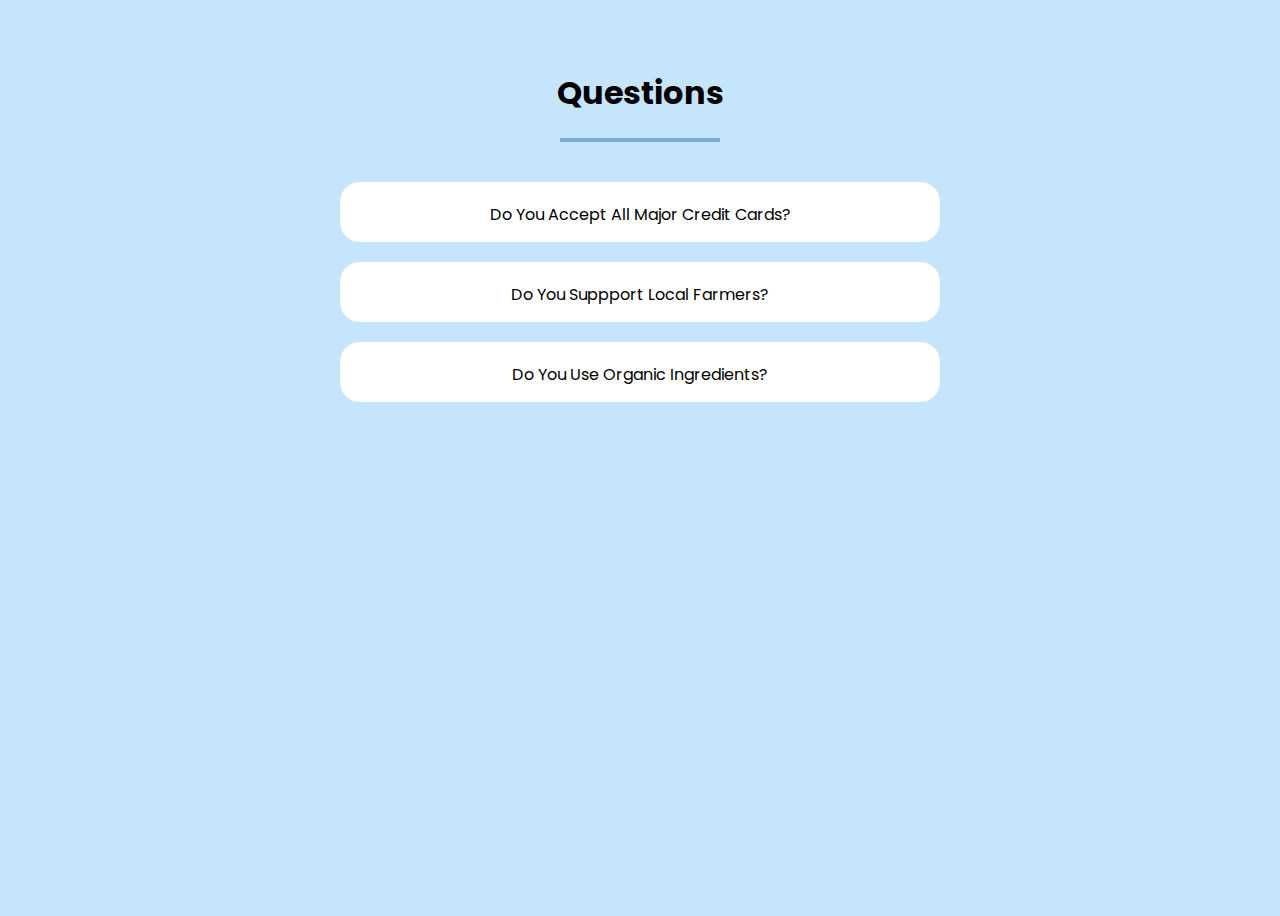
<file: FAQ/index.html>
<!DOCTYPE html>
<html lang="en">
<head>
    <meta charset="UTF-8">
    <meta http-equiv="X-UA-Compatible" content="IE=edge">
    <meta name="viewport" content="width=device-width, initial-scale=1.0">
    <title>FAQ</title>
    <link href="style.css" rel="stylesheet">
    <link rel="stylesheet" href="https://cdnjs.cloudflare.com/ajax/libs/font-awesome/6.4.0/css/all.min.css" integrity="sha512-iecdLmaskl7CVkqkXNQ/ZH/XLlvWZOJyj7Yy7tcenmpD1ypASozpmT/E0iPtmFIB46ZmdtAc9eNBvH0H/ZpiBw==" crossorigin="anonymous" referrerpolicy="no-referrer" />
</head>
<body>
    <main>
        <div class="container">
            <div class="title">
                <h1 class="question--title">Questions</h1>
                <div class="line"></div>
            </div>
            <div class="questions">
                <div class="question">
                    <div class="question--title">Do You Accept All Major Credit Cards?
                    </div>
                    <div class="question--btn">
                        <button class="open btn--open">
                            <i class="fa-sharp fa-solid fa-chevron-down "></i>
                        </button>
                    </div>
                    <div class="question--text">
                        <p class="answer">Lorem ipsum dolor sit amet consectetur adipisicing elit. Voluptates distinctio, qui praesentium fugit tempore rerum beatae repellat? Beatae, quas minima?</p>
                    </div>
                </div>
                <div class="question">
                    <div class="question--title">Do You Suppport Local Farmers?
                    </div>
                    <div class="question--btn">
                        <button class="open btn--open">
                            <i class="fa-sharp fa-solid fa-chevron-down "></i>
                        </button>
                    </div>
                    <div class="question--text">
                        <p class="answer">Lorem ipsum dolor sit amet consectetur adipisicing elit. Voluptates distinctio, qui praesentium fugit tempore rerum beatae repellat? Beatae, quas minima?</p>
                    </div>
                </div>
                <div class="question">
                    <div class="question--title">Do You Use Organic Ingredients?
                    </div>
                    <div class="question--btn">
                        <button class="open btn--open">
                            <i class="fa-sharp fa-solid fa-chevron-down "></i>
                        </button>
                    </div>
                    <div class="question--text">
                        <p class="answer">Lorem ipsum dolor sit amet consectetur adipisicing elit. Voluptates distinctio, qui praesentium fugit tempore rerum beatae repellat? Beatae, quas minima?</p>
                    </div>
                </div>
            </div>
        </div>
    </main>
    <script src="main.js" defer></script>
</body>
</html>
</file>
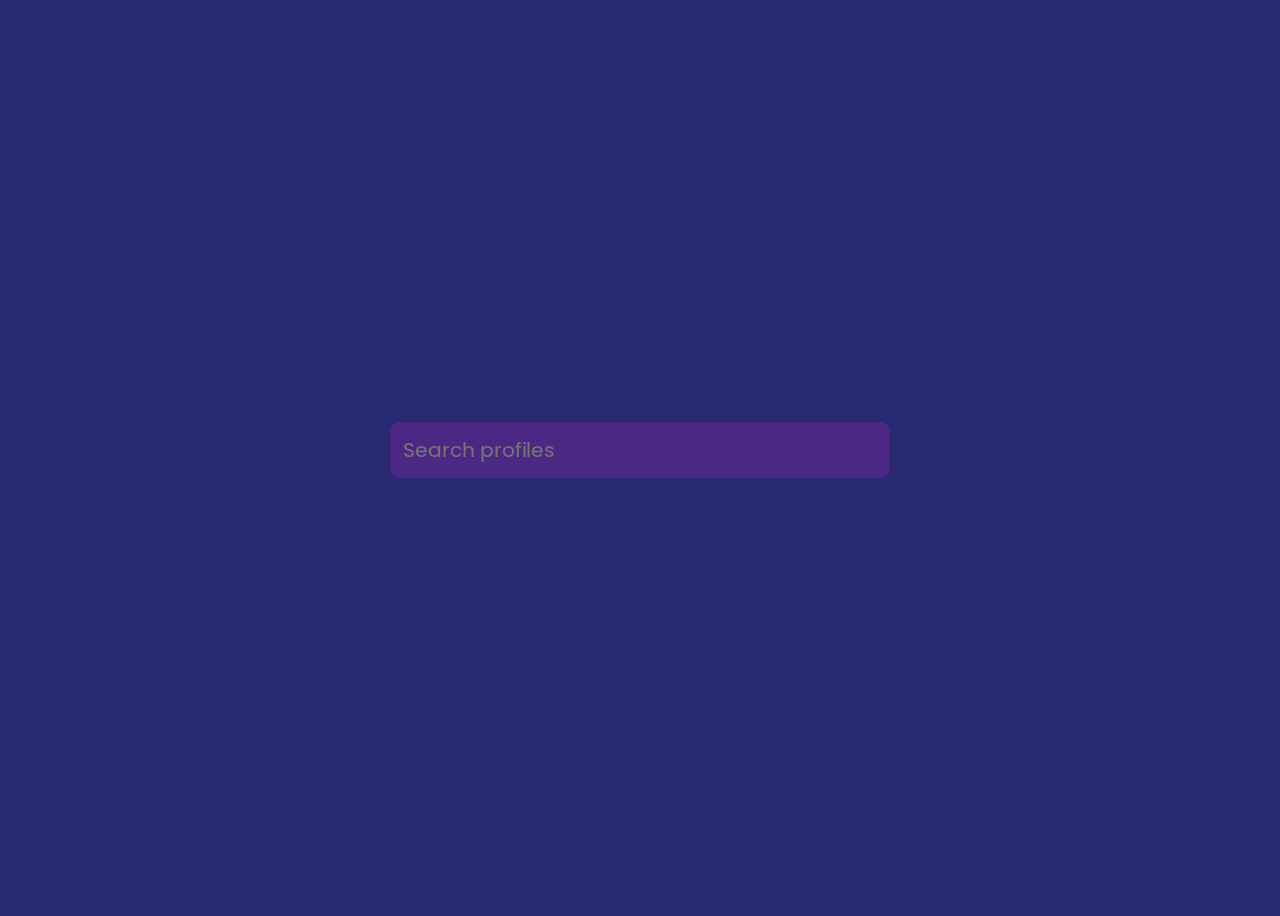
<file: Github Profiles/index.html>
<!DOCTYPE html>
<html lang="en">
<head>
    <meta charset="UTF-8">
    <meta http-equiv="X-UA-Compatible" content="IE=edge">
    <meta name="viewport" content="width=device-width, initial-scale=1.0">
    <title>Git Hub profiles</title>
    <link href="style.css" rel="stylesheet">
</head>
<body>
    <main id="main--area">
    <div class="search--container">
        <form id="form">
            <input type="text" id="search" placeholder="Search profiles">
        </form>
    </div>
    <!-- <div class="results--container">
        <img src="https://avatars.githubusercontent.com/u/6692364?v=4" alt="" class="img">
        <div class="user--info">
            <h3 class="user-name">Florin P</strong>op</h3>
            <p class="user--des">Dev & YouTuber Creator of https://iCodeThis.com</p>
            <ul class="list">
                <li> 10000 <strong>Followers</strong></li>
                <li>10000 <strong>following</strong></li>
                <li>10000 <strong>repos</strong></li>
            </ul>
            <div id="repos">
                <a href="#" class="repo">Hello World</a>
                <a href="#" class="repo">Hello World</a>
                <a href="#" class="repo">Hello World</a>
            </div>
        </div>
    </div> -->
</main>
    <script src="main.js" defer></script>
</body>
</html>
</file>
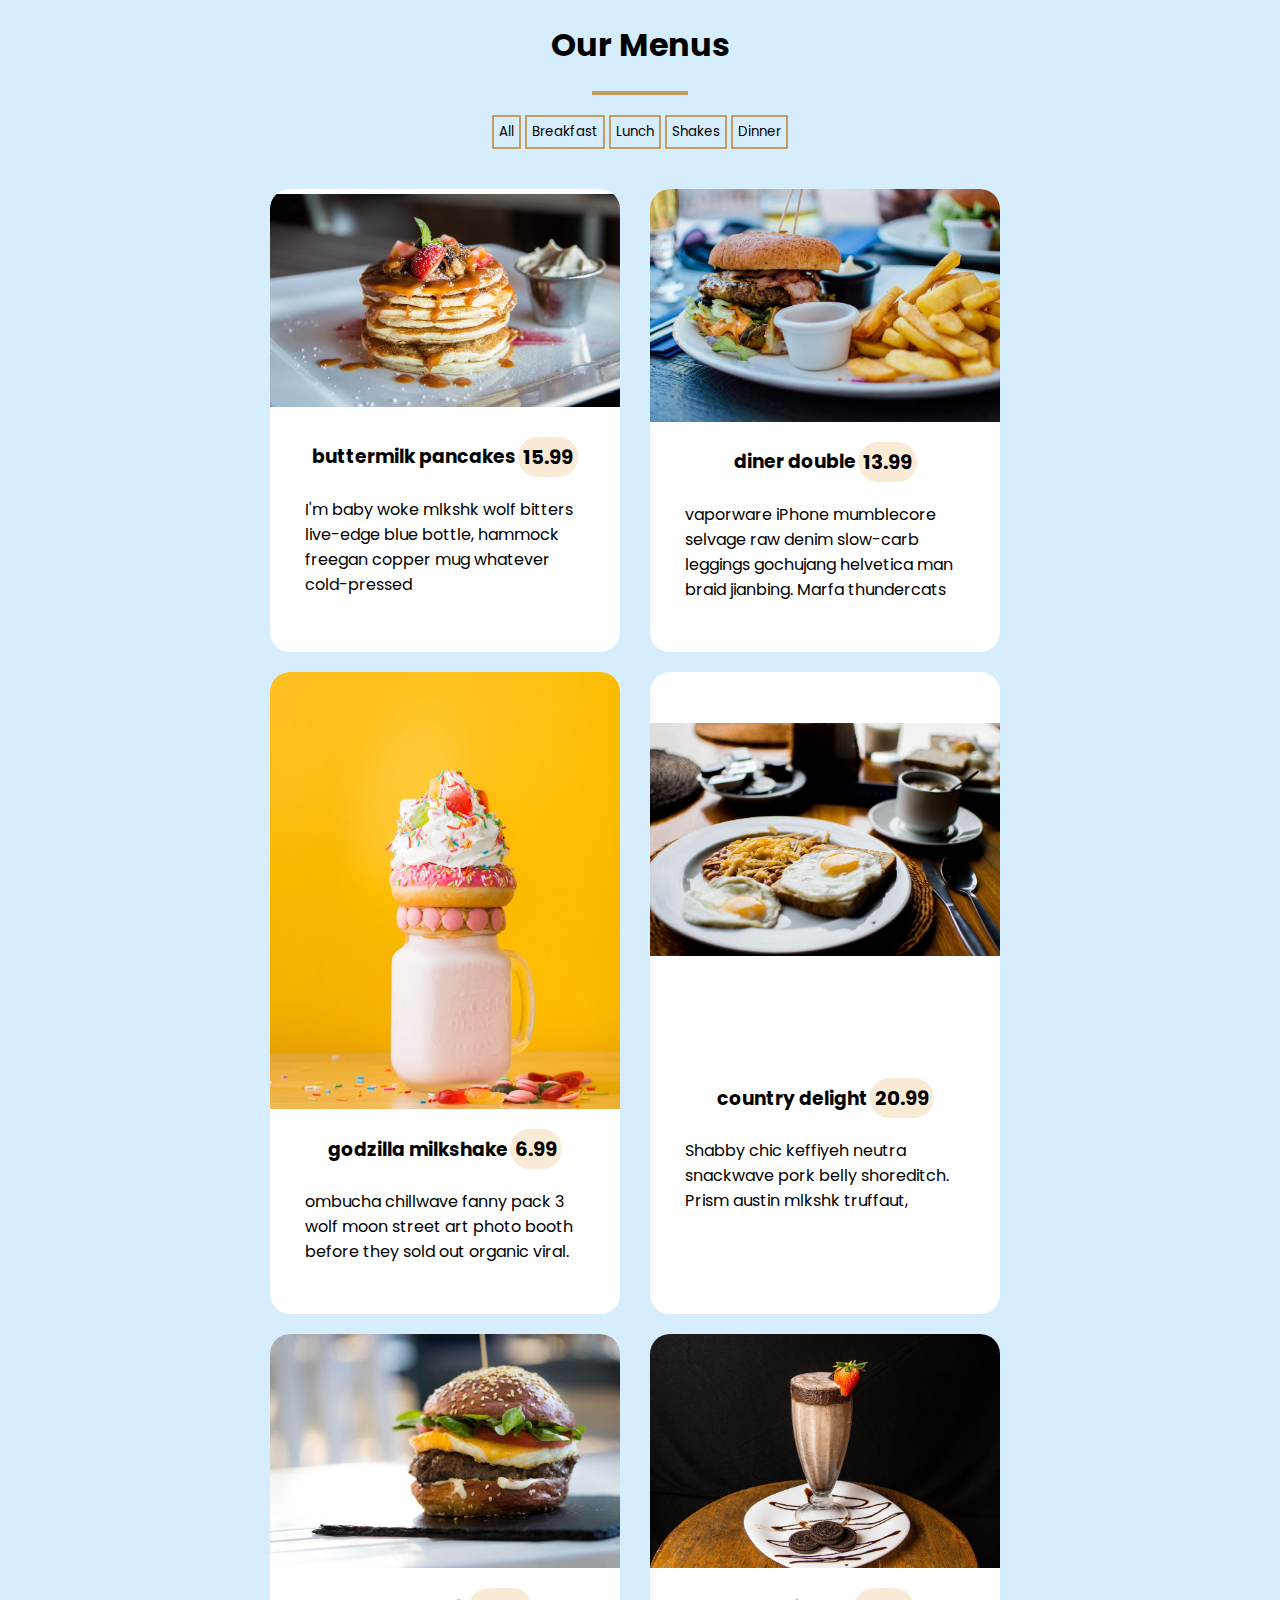
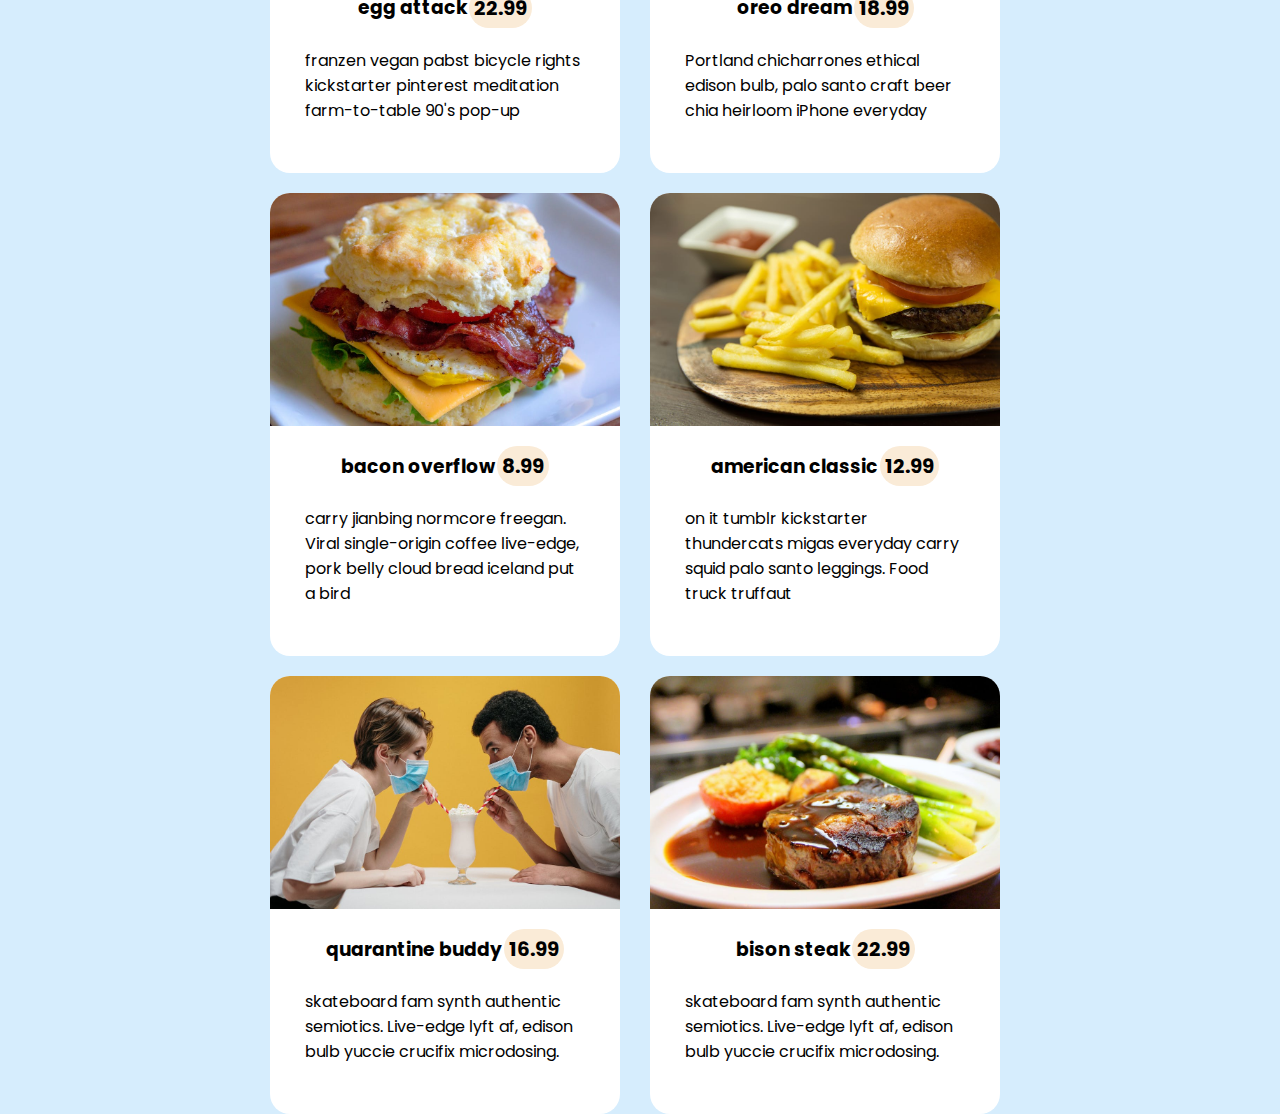
<file: Menu/index.html>
<!DOCTYPE html>
<html lang="en">
<head>
    <meta charset="UTF-8">
    <meta http-equiv="X-UA-Compatible" content="IE=edge">
    <meta name="viewport" content="width=device-width, initial-scale=1.0">
    <title>Menu</title>
    <link href="style.css" rel="stylesheet">
</head>
<body>
    <main>
        <div class="title">
            <h1 class="menu">Our Menus</h1>
            <div class="line"></div>
        </div>
        <div class="btn--container">
             <button class="filter" data-id="all">All</button>
        </div>
        <section class="menu--items">
            <!-- <div class="menu--item">
                <img src="menu-item.jpeg">
                <div class="item--info">
                <div class="item--title">
                    <h3 class="item--name">Buttermilk Pancakes</h3>
                    <p class="item--price">$ 15.99</p>
                </div>
                    <p class="info">I'm baby woke mlkshk wolf bitters live-edge blue bottle, hammock freegan copper mug whatever cold-pressed</p>
                </div>
            </div> -->
        </section>
    </main>
    <script src="main.js" defer></script>
</body>
</html>
</file>
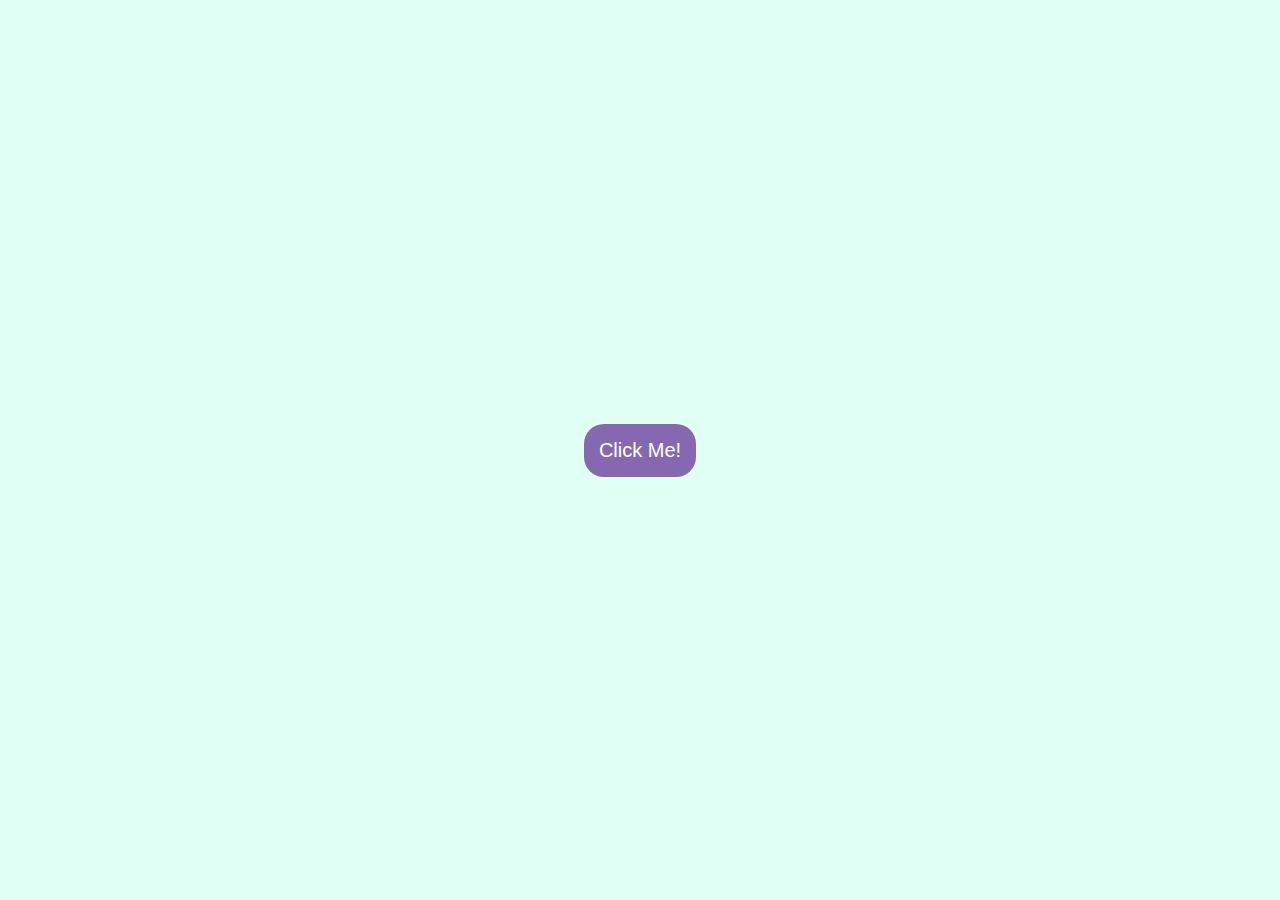
<file: Modal/index.html>
<!DOCTYPE html>
<html lang="en">
<head>
    <meta charset="UTF-8">
    <meta http-equiv="X-UA-Compatible" content="IE=edge">
    <meta name="viewport" content="width=device-width, initial-scale=1.0">
    <title>Modal</title>
    <link href="style.css" rel="stylesheet">
    <link rel="stylesheet" href="https://cdnjs.cloudflare.com/ajax/libs/font-awesome/6.4.0/css/all.min.css" integrity="sha512-iecdLmaskl7CVkqkXNQ/ZH/XLlvWZOJyj7Yy7tcenmpD1ypASozpmT/E0iPtmFIB46ZmdtAc9eNBvH0H/ZpiBw==" crossorigin="anonymous" referrerpolicy="no-referrer" />
</head>
<body>
    <main>
        <section id="container">
            <div class="btn--container">
                <button class="modal--btn">Click Me!</button>
            </div>
            <div class="modal--container hidden ">
                <div class="modal ">
                    <div class="overlay"></div>
                    <div class="modal--content">
                        <h1 class="modal--title">I am a modal</h1>
                        <p class="modal-text">Lorem ipsum dolor sit amet consectetur, adipisicing elit. Vitae porro est cupiditate velit dolore distinctio voluptate provident impedit, placeat voluptatem.
                        </p>
                        <div class="close--btn"><i class="fa-solid fa-x"></i></div>
                    </div>
                </div>
            </div>
        </section>
    </main>
    <script src="main.js" defer></script>
</body>
</html>
</file>
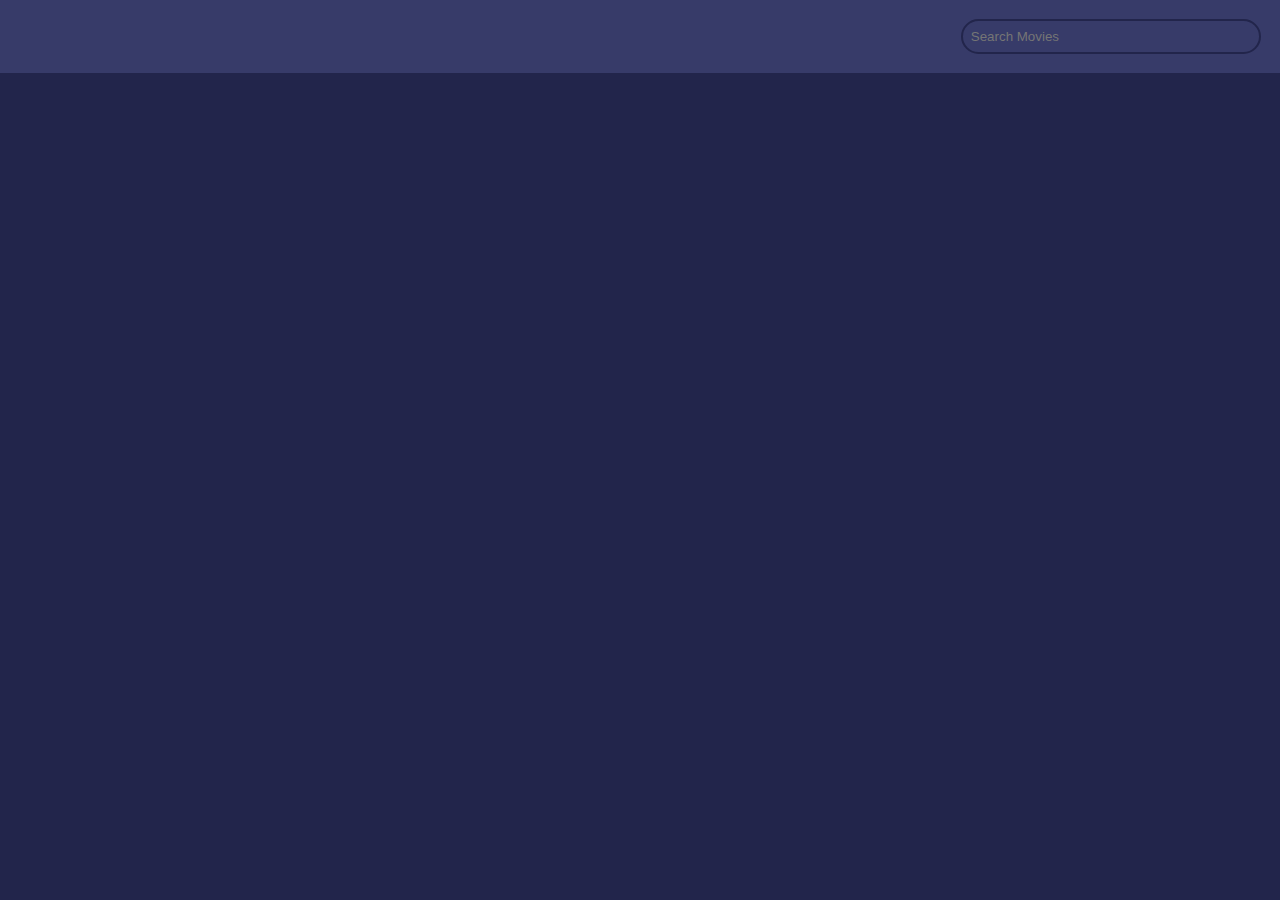
<file: Movie App/index.html>
<!DOCTYPE html>
<html lang="en">
<head>
    <meta charset="UTF-8">
    <meta http-equiv="X-UA-Compatible" content="IE=edge">
    <meta name="viewport" content="width=device-width, initial-scale=1.0">
    <title>Movie App</title>
    <link href="style.css" rel="stylesheet">
</head>
<body>
    <header id="header--area">
        <form id="form">
            <input type="text" class="search" placeholder="Search Movies">
        </form>
    </header>
    <main id="main--area">
        <!-- <div class="movie-container">
            <img src="https://image.tmdb.org/t/p/w1280/t6HIqrRAclMCA60NsSmeqe9RmNV.jpg" alt="" class="img">
            <div class="movie--info">
                     <h2 class="title">Avatar the way of water</h2>
                     <span class="score">2</span>
            </div>
            <div class="overview">
                <h3 class="overview--title">Overview:</h3>
                <p class="details">Lorem ipsum dolor sit, amet consectetur adipisicing elit. Dolor, aspernatur porro pariatur adipisci cupiditate nesciunt distinctio aperiam voluptatum possimus ut commodi a quis? Quae, enim asperiores quod aliquid accusantium quis!</p>
            </div>
        </div> -->
        
    </main>
    <script src="main.js" defer></script>
</body>
</html>
</file>
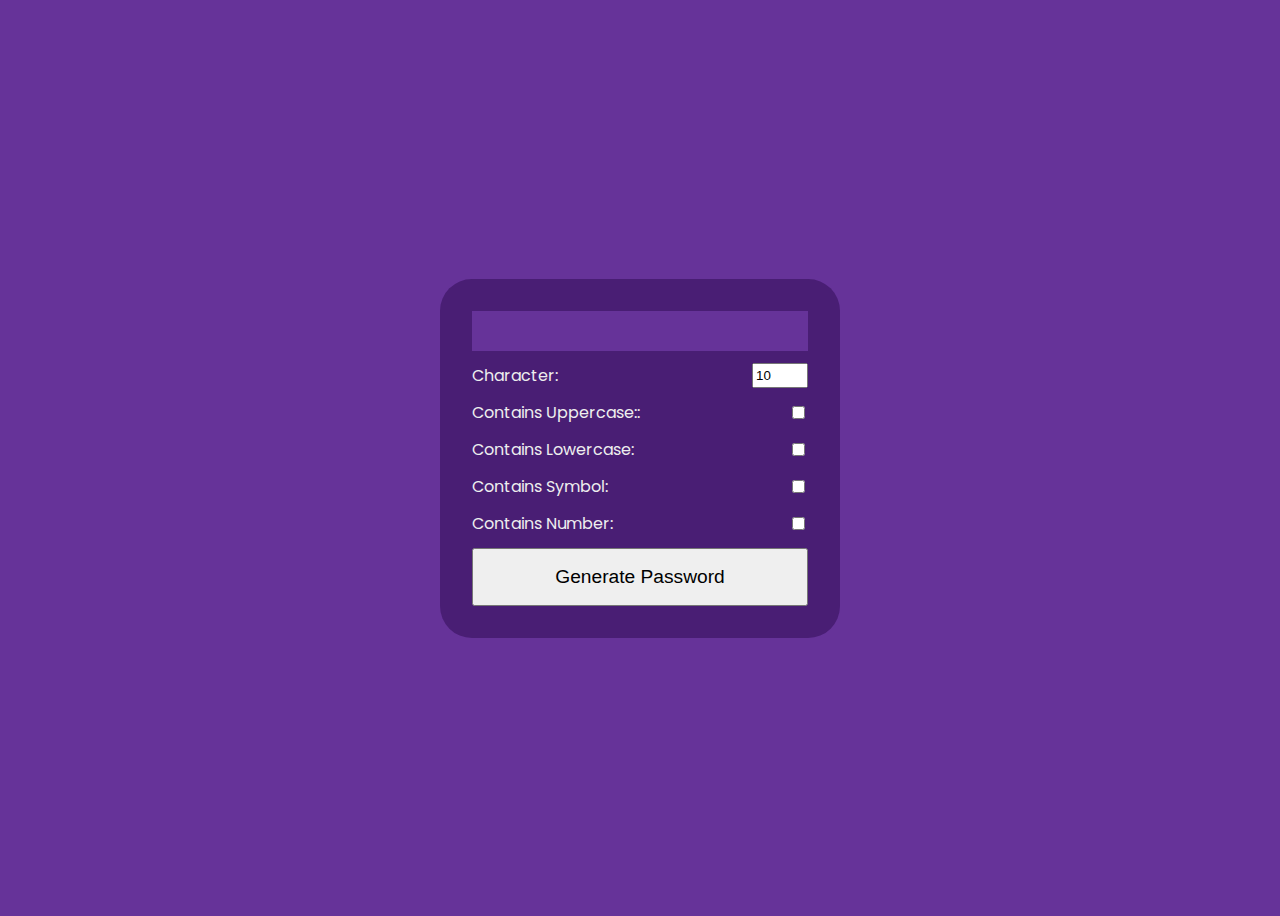
<file: Password Generator/index.html>
<!DOCTYPE html>
<html lang="en">
<head>
    <meta charset="UTF-8">
    <meta http-equiv="X-UA-Compatible" content="IE=edge">
    <meta name="viewport" content="width=device-width, initial-scale=1.0">
    <title>Password Generator</title>
    <link href="style.css" rel="stylesheet">
    <link rel="stylesheet" href="https://cdnjs.cloudflare.com/ajax/libs/font-awesome/6.4.0/css/all.min.css" integrity="sha512-iecdLmaskl7CVkqkXNQ/ZH/XLlvWZOJyj7Yy7tcenmpD1ypASozpmT/E0iPtmFIB46ZmdtAc9eNBvH0H/ZpiBw==" crossorigin="anonymous" referrerpolicy="no-referrer" />
</head>
<body>
    <div class="container">
        <div class="pw-header">
            <div class="pw">
                <span class="pw--text"></span>
                <button class="copy"><i class="fa-solid fa-clipboard"></i></button>
            </div>
            
        </div>
        <div class="pw-body">
            <div class="control-box">
                <label for="number">Character:</label>
                <input type="number" min="4" max="20" value="10" id="number">
            </div>
            <div class="control-box">
                <label for="uppercase">Contains Uppercase::</label>
                <input type="checkbox"  id="uppercase">
            </div>
            <div class="control-box">
                <label for="lowercase">Contains Lowercase:</label>
                <input type="checkbox"  id="lowercase">
            </div>
            <div class="control-box">
                <label for="symbol">Contains Symbol:</label>
                <input type="checkbox"  id="symbol">
            </div>
            <div class="control-box">
                <label for="num">Contains Number:</label>
                <input type="checkbox"  id="num">
            </div>
            <button id="generate">Generate Password</button>
        </div>
    </div>
    <p></p>
    <script src="main.js" defer></script>
</body>
</html>
</file>
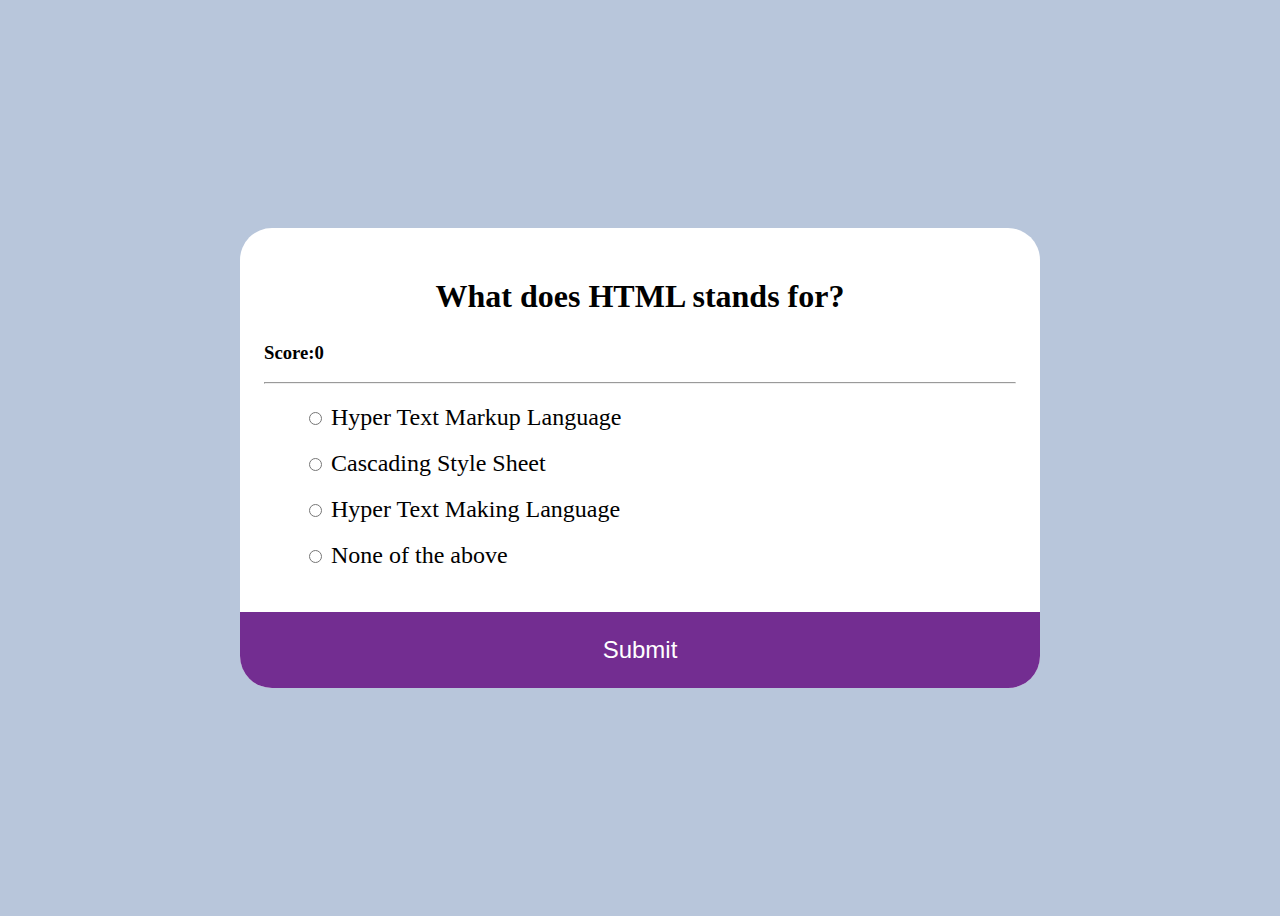
<file: Quiz App/index.html>
<!DOCTYPE html>
<html lang="en">
<head>
    <meta charset="UTF-8">
    <meta http-equiv="X-UA-Compatible" content="IE=edge">
    <meta name="viewport" content="width=device-width, initial-scale=1.0">
    <title>Quiz App</title>
    <link href="style.css" rel="stylesheet">
</head>
<body>
    <div id="container">
        <div class="quizs">
            <h2 class="question">Question</h2>
            <h3></h3>
            <hr>
                <ul>
                    <li>
                        <input type="radio" id="a" class="answer" name="answer">
                        <label for="a" class="ans--a">Ans1</label>
                    </li>
                    <li>
                        <input type="radio" id="b" class="answer" name="answer">
                        <label for="b" class="ans--b">Ans1</label>
                    </li>
                    <li>
                        <input type="radio" id="c" class="answer" name="answer">
                        <label for="c" class="ans--c">Ans1</label>
                    </li>
                    <li>
                        <input type="radio" id="d" class="answer" name="answer">
                        <label for="d" class="ans--d">Ans1</label>
                    </li>
                </ul>
                
        </div>
        <button class="submit">Submit</button>
    </div>
    <script src="main.js" defer></script>
</body>
</html>
</file>
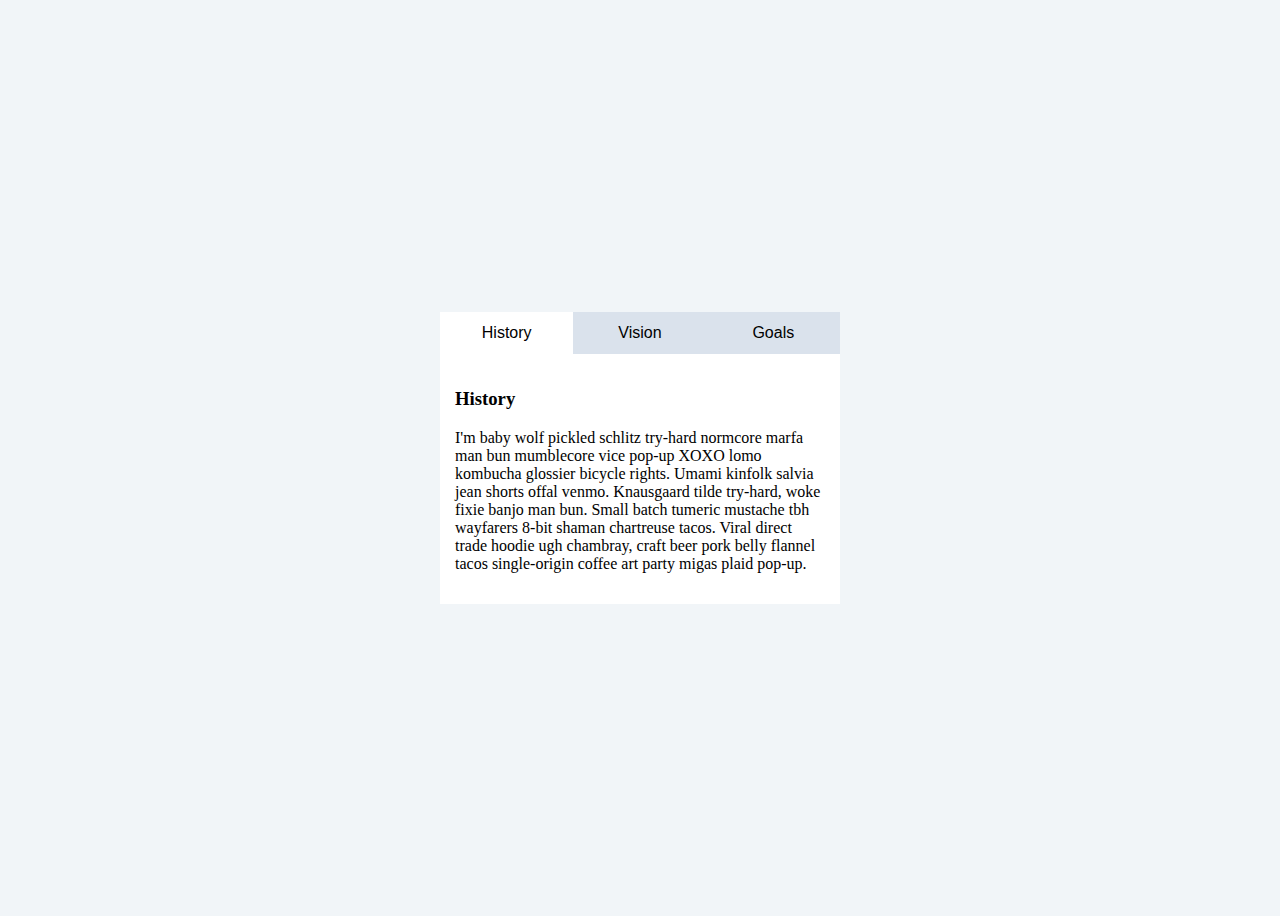
<file: Tabbed Component/index.html>
<!DOCTYPE html>
<html lang="en">
<head>
    <meta charset="UTF-8">
    <meta http-equiv="X-UA-Compatible" content="IE=edge">
    <meta name="viewport" content="width=device-width, initial-scale=1.0">
    <title>Tabbed Component</title>
    <link href="style.css" rel="stylesheet">
</head>
<body>
    <main class="tabbed--container">
        <div class="btn--container">
            <button class="tab--btn active" data-id="history">History</button>
            <button class="tab--btn " data-id="vision">Vision</button>
            <button class="tab--btn " data-id="goals">Goals</button>
        </div>
        <div class="contents">
            <div class="content active" id="history">
                <h3 class="title">History</h3>
                <p class="text">I'm baby wolf pickled schlitz try-hard normcore marfa man bun mumblecore vice pop-up XOXO lomo kombucha glossier bicycle rights. Umami kinfolk salvia jean shorts offal venmo. Knausgaard tilde try-hard, woke fixie banjo man bun. Small batch tumeric mustache tbh wayfarers 8-bit shaman chartreuse tacos. Viral direct trade hoodie ugh chambray, craft beer pork belly flannel tacos single-origin coffee art party migas plaid pop-up.</p>
            </div>
            <div class="content" id="vision">
                <h3 class="title">Vision</h3>
                <p class="text">Man bun PBR&B keytar copper mug prism, hell of helvetica. Synth crucifix offal deep v hella biodiesel. Church-key listicle polaroid put a bird on it chillwave palo santo enamel pin, tattooed meggings franzen la croix cray. Retro yr aesthetic four loko tbh helvetica air plant, neutra palo santo tofu mumblecore. Hoodie bushwick pour-over jean shorts chartreuse shabby chic. Roof party hammock master cleanse pop-up truffaut, bicycle rights skateboard affogato readymade sustainable deep v live-edge schlitz narwhal.</p></div>
            <div class="content" id="goals">
                <h3 class="title">Goals</h3>
                <p class="text">Chambray authentic truffaut, kickstarter brunch taxidermy vape heirloom four dollar toast raclette shoreditch church-key. Poutine etsy tote bag, cred fingerstache leggings cornhole everyday carry blog gastropub. Brunch biodiesel sartorial mlkshk swag, mixtape hashtag marfa readymade direct trade man braid cold-pressed roof party. Small batch adaptogen coloring book heirloom. Letterpress food truck hammock literally hell of wolf beard adaptogen everyday carry. Dreamcatcher pitchfork yuccie, banh mi salvia venmo photo booth quinoa chicharrones.</p></div>
            </div>
    </main>
    <script src="main.js" defer></script>
</body>
</html>
</file>
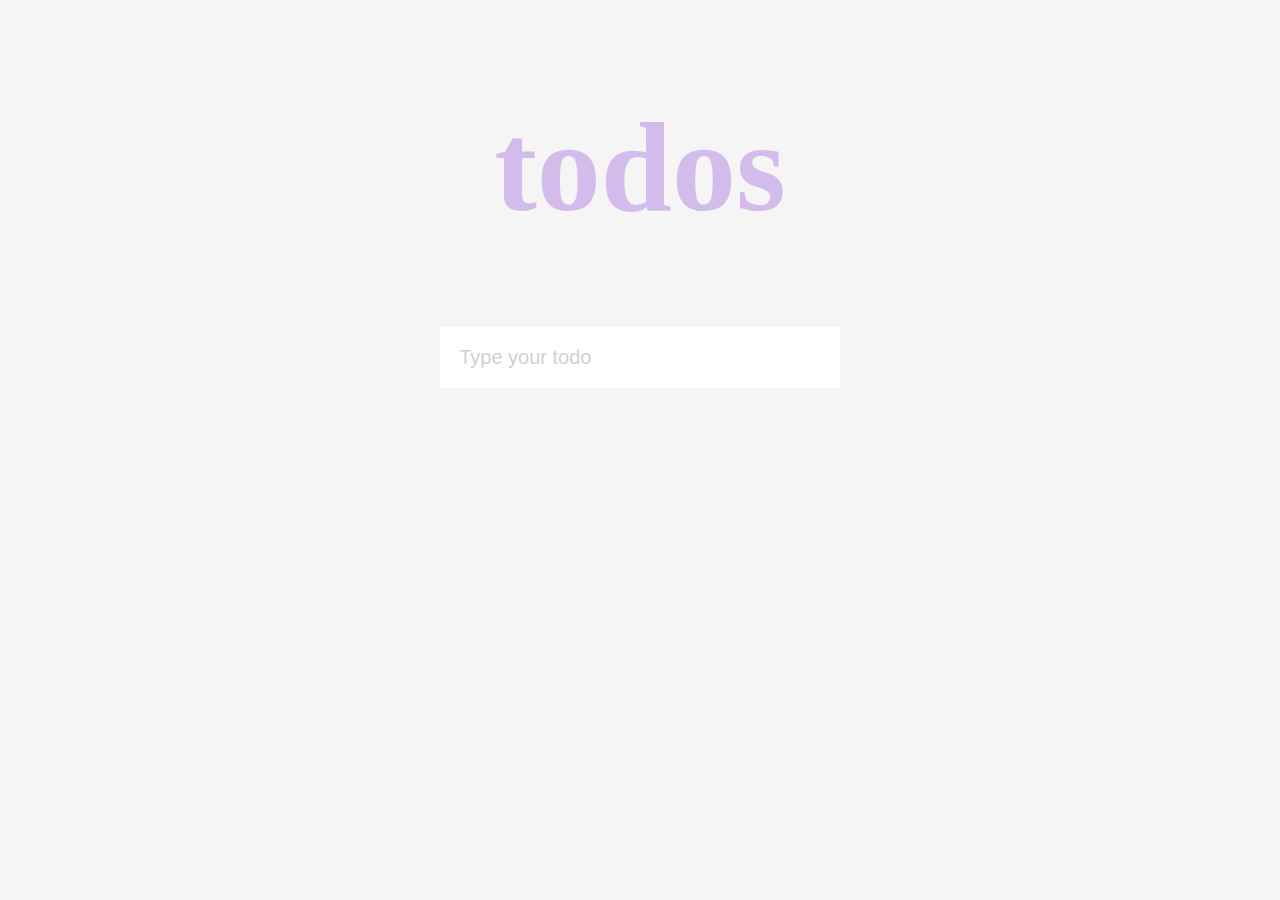
<file: Todo/index.html>
<!DOCTYPE html>
<html lang="en">
<head>
    <meta charset="UTF-8">
    <meta http-equiv="X-UA-Compatible" content="IE=edge">
    <meta name="viewport" content="width=device-width, initial-scale=1.0">
    <title>Todo</title>
    <link rel="stylesheet" href="https://cdnjs.cloudflare.com/ajax/libs/font-awesome/6.4.0/css/all.min.css" integrity="sha512-iecdLmaskl7CVkqkXNQ/ZH/XLlvWZOJyj7Yy7tcenmpD1ypASozpmT/E0iPtmFIB46ZmdtAc9eNBvH0H/ZpiBw==" crossorigin="anonymous" referrerpolicy="no-referrer" />
    <link href="style.css" rel="stylesheet">
</head>
<body>
    <h1 class="title">todos</h1>
    <form class="form">
        <input type="text" class="text" placeholder="Type your todo" autocomplete="off">
    </form>
    <div class="todo--list">
        <ul id="todos"></ul>
    </div>

    <script src="main.js" defer></script>
</body>
</html>
</file>
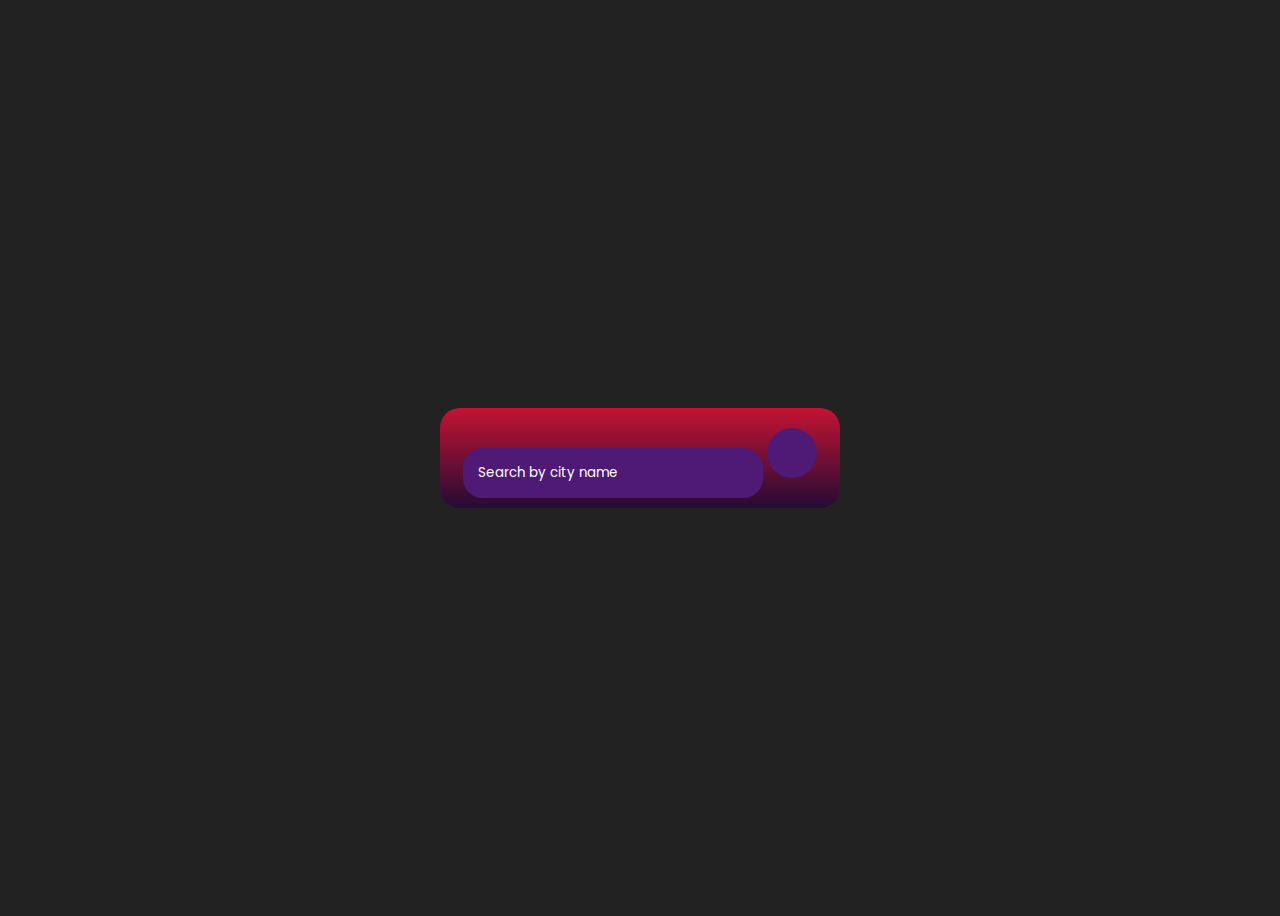
<file: Weather App/index.html>
<!DOCTYPE html>
<html lang="en">
<head>
    <meta charset="UTF-8">
    <meta http-equiv="X-UA-Compatible" content="IE=edge">
    <meta name="viewport" content="width=device-width, initial-scale=1.0">
    <title>Document</title>
    <link href="style.css" rel="stylesheet">
    <link rel="stylesheet" href="https://cdnjs.cloudflare.com/ajax/libs/font-awesome/6.4.0/css/all.min.css" integrity="sha512-iecdLmaskl7CVkqkXNQ/ZH/XLlvWZOJyj7Yy7tcenmpD1ypASozpmT/E0iPtmFIB46ZmdtAc9eNBvH0H/ZpiBw==" crossorigin="anonymous" referrerpolicy="no-referrer" />
</head>
<body>
    <main id="main--area">
        <div class="search-container">
            <form id="form">
                <input type="text" class="search" placeholder="Search by city name">
                <button class="search--btn"><i class="fa fa-search search--icon" ></i></button>
            </form>
        </div>
        <div class="weather-data">
        <!-- <div class="weather">
            <div class="temp">
                <img src="images/clear.png" class="temp--img">
                <p class="temp--text">32°C</p>
                <p class="city">New York</p>
            </div>
        </div>
        <div class="details">
         <div class="col">
            <img src="images/humidity.png" class="humidity--img">
            <div class="humidity-details">
             <p class="humidity--percent">50%</p>
             <p class="humidity--text">Humidity</p>
           </div>
         </div>
         <div class="col">
            <img src="images/humidity.png" class="windspeed--img">
            <div class="windspeed-details">
             <p class="windspeed--speed">50 km/h</p>
             <p class="windspeed--text">windspeed</p>
          </div>
        </div>
    </div> -->
</div>
    </main>
    <script src="main.js" defer></script>
</body>
</html>
</file>
<file: FAQ/style.css>
@import url("https://fonts.googleapis.com/css2?family=Poppins:wght@200;400;600&display=swap");
*{
    box-sizing: border-box;
}
body{
    display: flex;
    align-items: center;
    justify-content: center;
    height: 100vh;
    font-family: 'Poppins';
    background-color: hsl(205, 90%, 88%);
}
.line{
    height: 0.25rem;
    width: 10rem;
    border: 2px solid hsl(205, 54%, 65%);
    margin: 0 auto;
}
.container{
    width: 800px;
    height: 800px;
    text-align: center;
}
.questions{
    margin-top: 20px;
    display: flex;
    justify-content: center;
    flex-direction: column;
    align-items: center;
}
.question{
    background-color: white;
    display: flex;
    flex-wrap: wrap;
    justify-content: center;
    padding: 20px;
    width: 600px;
    height: 60px;
    border-radius: 20px;
    position: relative;
    margin-top: 20px;
    overflow: hidden;
    transition: height 0.6s ease;
}
.question--btn{
    position: absolute;
    top: 20px;
    right: 30px;
}
.open{
    background-color: transparent;
    border: none;
    font-size: 20px;
    cursor: pointer;
    transform: rotate(0deg);
    transition: transform 0.6s ease;
}
.question--text{
   border-top: 2px solid rgba(0,0,0,0.5);
   margin-top: 20px;
}
.show-text {
    height: 200px;
}
.show-text .open {
    transform: rotate(180deg);
}
</file>
<file: Github Profiles/style.css>
@import url("https://fonts.googleapis.com/css2?family=Poppins:wght@200;400;600&display=swap");

*{
    box-sizing: border-box;
}
body{
    font-family:"Poppins", sans-serif;
    background-color: #2a2a72;
    display: flex;
    flex-direction: column;
    align-items: center;
    justify-content: center;
    height: 100vh;
}
.search--container{
    width: 100%;
    margin-bottom: 1rem;
    text-align: center;
}
#search{
    width: 500px;
    padding: .8rem;
    background-color: #4c2885;
    border: none;
    border-radius: 10px;
    color: white;
    font-size: 20px;
    font-family: inherit;
}
#search:focus{
    outline: none;
}
.results--container{
    background-image: linear-gradient(315deg, #4c2885 0%, #4c11ac 100%);
    display: flex;
    align-items: center;
    padding: 5rem;
    border-radius: 10px;
    margin-bottom: 10px;
}
.img{
    height: 150px;
    width: 150px;
    border-radius: 500%;
    border: 10px solid #2a2a72;
}
.user--info{
    margin-left: 1rem;
}
.user-name{
    color: white;
    font-size: 2rem;
}
.user--des{
    color: white;
}
.list{
    display: flex;
    justify-content: space-between;
    list-style-type: none;
    padding: 0;
    max-width: 400px;
}

.list li{
    display: flex;
    align-items: center;
    color: white;
    margin: 0 0.5rem;
}
.list li strong{
    font-size: 0.9rem;
    margin-left: 0.5rem;
    color: white;
}
.repo{
    
    background-color: #2a2a72;
    border-radius: 5px;
    display: inline-block;
    color: white;
    font-size: 0.7rem;
    padding: 0.25rem 0.5rem;
    margin-right: 0.5rem;
    margin-bottom: 0.5rem;
    text-decoration: none;
}
#repos{
    width: 500px;
}
p{
    color: white;
    font-family: inherit;
    font-size: 1.2rem;
    opacity: 0.4;
}
</file>
<file: Menu/style.css>
@import url("https://fonts.googleapis.com/css2?family=Poppins:wght@200;400;600&display=swap");
*{
    box-sizing: border-box;
}
body{
    display: flex;
    align-items: center;
    justify-content: center;
    /* height: 100vh; */
    font-family: 'Poppins';
    background-color: hsla(205, 90%, 88%, 0.705);
    margin: 0px;
    padding: 0px;
}
.line{
    height: 0.25rem;
    border: 2px solid #c59d5f;
    width: 6rem;
    margin: 0 auto;
}
.title{
    text-align: center;
}

.menu--items{
    display: flex;
    flex-wrap: wrap;
    width: 800px;
    height: 800px;
}
.menu--item{
    display: flex;
    align-items: center;
    justify-content: center;
    flex-wrap: wrap;
    width: 350px;
    background-color: white;
    padding: 0px 15px 30px 15px;
    margin-top: 20px;
    border-radius: 20px;
    overflow: hidden;
    margin-left: 30px;
}
.menu--item img{
    width: 350px;
}
.item--info{
    display: flex;
    flex-direction: column;
    align-items: center;
    justify-content: center;
    padding: 20px;
}
p,
h3{
    margin: 0px;
}
.item--title{
    display: flex;
    align-items: center;
    justify-content: space-between;
    margin-bottom: 20px;
}
.item--title .item--price{
    font-size: 20px;
    font-weight: bold;
    background-color: antiquewhite;
    padding: 5px;
    border-radius: 20px;
    margin-left: 2px;
}
.btn--container{
    text-align: center;
    margin: 20px 0px;
}
.filter{
    background-color:transparent;
    border:2px solid #c59d5f;
    padding: 5px;
    font-family: inherit;
}
.filter:hover{
    background-color: #c59d5f;
    color: white;
    transition: 0.6s;
    cursor: pointer;
}
.filter::first-letter{
    text-transform: uppercase;
}
</file>
<file: Modal/style.css>
@import url("https://fonts.googleapis.com/css2?family=Poppins:wght@200;400;600&display=swap");
*{
    box-sizing: border-box;
}
body{
    display: flex;
    align-items: center;
    justify-content: center;
    height: 100vh;
    margin: 0px;
    padding: 0px;
    font-family: 'Poppins';
    background-color: rgba(67, 255, 192, 0.164);
}
.modal--btn{
    border: none;
    background-color: rgba(102, 51, 153, 0.74);
    color: white;
    padding: 15px;
    font-size: 20px;
    border-radius:20px ;
    cursor: pointer;
    outline: none;
}
.container{
    position:relative;
}
.modal--container{
    position: absolute;
    top: 0px;
    left: 0px;
    height: 100vh;
    width: 100vw;
    display: flex;
    align-items: center;
    justify-content: center;
}
.modal{
    height: 100%;
    width: 100%;
    display: flex;
    align-items: center;
    justify-content: center;
    position: relative;
}
.modal--content{
   background-color: white;
   width: 600px;
   height: 400px;
   display: flex;
   align-items: center;
   justify-content: center;
   flex-direction: column;
   padding: 40px;
   border-radius: 100px;
   position: relative;
}
.overlay{
    position: absolute;
    height: 100%;
    width: 100%;
    background-color:rgba(0, 0, 0, 0.6);
    z-index: -1;
}
.close--btn{
    position: absolute;
    top:50px;
    right: 50px;
    font-size: 20px;
    cursor: pointer;
}
.hidden{
    display: none;
}
</file>
<file: Movie App/style.css>
*{
    box-sizing: border-box;
}
body{
    background-color: #22254b;
    margin: 0px;
}
#main--area{
    display: flex;
    flex-wrap: wrap;
}
.movie-container{
    background-color: #373b69;
    width: 300px;
    margin: 1rem;
    border-radius: 5px;
    box-shadow:0 4px 5px rgba(0, 0, 0, 0.2) ;
    position: relative;
    overflow: hidden;
}
.movie-container img{
  width: 100%;
}
.movie--info{
    display: flex;
    align-items: center;
    justify-content: space-around;
}
.title{
    color: white;
    font-weight: 200;
}
.score{
    font-weight: bold;
    color: white;
}
.overview{
    position: absolute;
    bottom: 0px;
    left: 0px;
    right: 0px;
    background-color: white;
    padding: 1.5rem;
    transform: translateY(101%);
    transition: transform 0.5s ease-in-out;
}
.movie-container:hover .overview{
    transform: translateY(0%);
}
.green{
    color: green;
}
.red{
    color: red;
}
.orange{
    color: orange;
}
#header--area{
    background-color: #373b69;
    padding: 1.2rem;
    display: flex;
    justify-content: flex-end;
}
.search{
    background-color: transparent;
    border: 2px solid #22254b;
    padding: .5rem;
    width: 300px;
    border-radius: 50px;
    color: white;
}
.search:focus{
    outline: none;
}
</file>
<file: Password Generator/style.css>
@import url("https://fonts.googleapis.com/css2?family=Poppins:wght@200;400;600&display=swap");
*{
    box-sizing: border-box;
}
body{
    font-family: "Poppins";
    background-color: rebeccapurple;
    display: flex;
    align-items: center;
    justify-content: center;
    height: 100vh;
}
.container{
    display: flex;
    flex-direction: column;
    width: 400px;
    /* height: 400px; */
    background-color: rgb(73, 30, 116);
    padding: 2rem;
    border-radius: 2rem;
}
.control-box{
    color: #eee;
    display: flex;
    justify-content: space-between;
    margin: 0.75rem 0;
}
.pw{
    background-color:rebeccapurple;
    padding: 0.5rem;
    position: relative;
    overflow: hidden;
    color: white;
    height: 40px;
}
.copy{
    position: absolute;
    bottom: 0px;
    right: 0px;
    background-color: white;
    border: none;
    color:black;
    padding: 0.5rem;
    font-size: 1.2rem;
    cursor: pointer;
    transform: translateY(110%);
    transition: transform 0.5s ease;
}
.pw:hover .copy{
    transform: translateY(0%);
}
#generate{
    width: 100%;
    padding: 1rem;
    font-size: 1.2rem;
    cursor: pointer;
}
label,
input{
    cursor: pointer;
}
.copied{
    position: absolute;
    bottom: 0px;
    background-color: rgba(0, 0, 0, 0.479);
    color: white;
    padding: 5px;
    border-radius: 20px;
}
</file>
<file: Quiz App/style.css>
*{
    box-sizing:border-box;
}
body{
    display: flex;
    align-items: center;
    justify-content: center;
    height: 100vh;
    background-color: #b8c6db;
}
#container{
    background-color: white;
    overflow: hidden;
    border-radius: 2rem;
    width: 50rem;
}
.quizs{
    width: 100%;
    padding: 1.5rem;
}
.quizs h2{
    text-align: center;
    font-size: 2rem;
}
.quizs ul{
    list-style: none;
}
.quizs ul li{
    margin: 1.2rem 0;
    font-size: 1.5rem;
}
button{
    background-color: #732d91;
    border: none;
    width: 100%;
    padding: 1.5rem;
    color:white;
    font-size: 1.5rem;
    cursor: pointer;
}
button:hover{
    background-color: #5c1b77;
}
label{
    cursor: pointer;
}

.reset{
    width: 20%;
    padding: 10px;
    font-size: 1rem;
    text-align: center;
    border-radius: 10px;
    margin: 0 100px;
}
</file>
<file: Tabbed Component/style.css>
*{
    box-sizing: border-box;
}
body{
    display: flex;
    align-items: center;
    justify-content: center;
    min-height: 100vh;
    background-color: hsl(210, 36%, 96%);
    font-family: 'Poppins';
}
.tabbed--container{
    display: flex;
    align-items: center;
    justify-content: center;
    flex-direction: column;
    width: 400px;
}
.btn--container{
    display: flex;
    justify-content: space-between;
    width: 400px;
}
.tab--btn{
    font-size: 1rem;
    background-color: hsl(212, 33%, 89%);
    border: none;
    color: black;
    padding: 12px;
    cursor: pointer;
    width: 400px;
}
.tab--btn:hover{
    background-color: white;
    transition: 0.5s ease;
}
.tab--btn.active{
    background-color: white;
}
.content{
    display: none;
    font-family: 'Poppins';
}
.content.active{
    display: block;
    background-color: white;
    padding: 15px;
    font-family: inherit;
}
</file>
<file: Todo/style.css>
*{
    box-sizing: border-box;
}
body{
    background-color: #f5f5f5;
    display: flex;
    align-items: center;
    flex-direction: column;
}
.title{
    font-size: 8rem;
    opacity: 0.5;
    color: rgb(179, 131, 226);
}

.text{
    padding: 1.2rem;
    border: #f5f5f5;
    color: #444;
    width: 400px;
    font-size: 20px;
}
.text:focus{
    outline: none;
}
.text::placeholder{
    color: #cfc8c8e5;
}
#todos{
    list-style-type: none;
    margin: 0px;
    padding: 10px;
    margin-top: 5px;
}
#todos li{
    color:#444;
    border-top:1px solid #cfc8c8e5 ;
    padding: 15px;
    background-color: white;
    width: 400px;
    font-size: 20px;
    position: relative;
}
#todos li:first-child{
    border-top: none;
}

.btn--delete{
    position: absolute;
    background-color: transparent;
    border: none;
    font-size: 20px;
    cursor: pointer;
    top: 17px;
    right: 0px;
}
</file>
<file: Weather App/style.css>
@import url("https://fonts.googleapis.com/css2?family=Poppins:wght@200;400;600&display=swap");
*{
    box-sizing: border-box;
}
body{
    background-color: #222;
    display: flex;
    align-items: center;
    justify-content: center;
    height: 100vh;
    font-family: 'Poppins';
}
#main--area{
    background-image:linear-gradient(#c31432,#240b36);
    /* height: 450px; */
    height: 100px;
    width: 400px;
    border-radius: 20px;
    overflow: hidden;
    transition:height 0.5s ease;
}
.search-container{
    display: flex;
    align-items: center;
    justify-content: center;
    margin-top: 20px;
}
.search{
    padding: 15px;
    border: none;
    border-radius: 20px;
    background-color: #4f1a75;
    color: white;
    width: 300px;
    font-family: inherit;
}
.search:focus{
    outline: none;
}
.search::placeholder{
    color: white;;
}
.search--btn{
    border: none;
    border-radius: 50px;
    height: 50px;
    width: 50px;
    font-size: 20px;
    cursor: pointer;
    background-color: #4f1a75;
    color: white;
}
.weather{
    display: flex;
    align-items: center;
    justify-content: center;
    text-align: center;
}
 p{
    margin: 0px;
}
.temp--img{
    width: 150px;
}
.temp--text{
    font-size: 32px;
    color: white;
}
.city{
    color: white;
}
.details{
    display: flex;
    justify-content: space-around;
    margin-top: 20px;
}

.col{
    display: flex;
    align-items: center;
    justify-content: center;
}
.col p{
    display: block;
}
.col img{
    width: 40px;
}
.col p{
    margin-left: 10px;
    color: white;
}
.humidity--percent{
    font-size: 25px;
}
.windspeed--speed{
    font-size: 25px;
}
</file>
